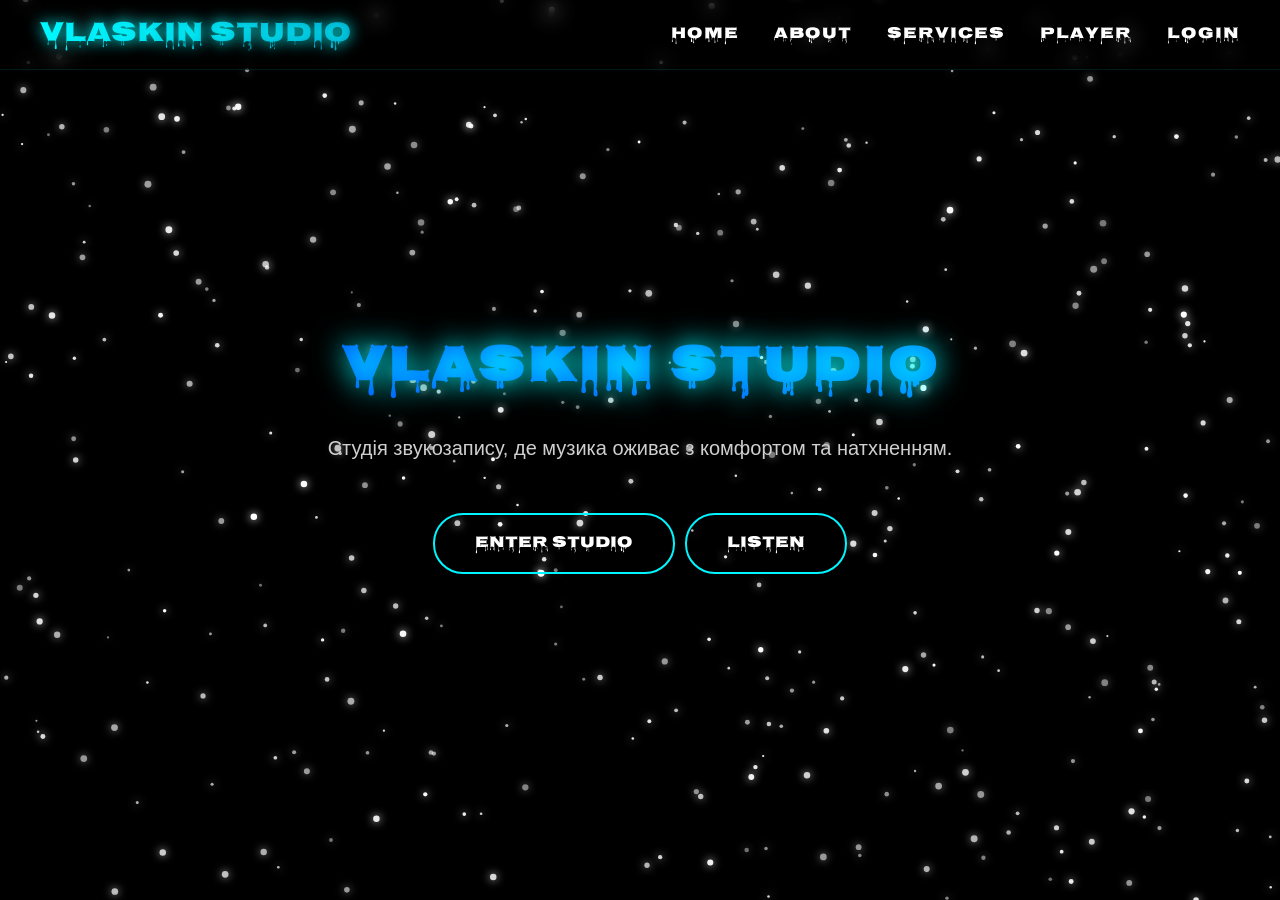
<file: index.html>
<!DOCTYPE html>
<html lang="uk">
<head>
  <meta charset="UTF-8" />
  <meta name="viewport" content="width=device-width, initial-scale=1.0" />
  <title>VLASKIN Studio</title>
<link href="https://fonts.googleapis.com/css2?family=Nosifer&display=swap" rel="stylesheet">
  <link rel="stylesheet" href="./style.css">
</head>
<body>

  <header>
    <div class="logo">VLASKIN Studio</div>
    <nav>
      <ul>
       <li><a href="index.html" class="active">Home</a></li>
        <li><a href="about.html">About</a></li>
        <li><a href="services.html">Services</a></li>
        <li><a href="player.html">Player</a></li>
        <li><a href="login.html">Login</a></li>
      </ul>
    </nav>
  </header>

  <section class="hero">
    <canvas id="particles"></canvas>
    <h1>VLASKIN STUDIO</h1>
    <p>Студія звукозапису, де музика оживає з комфортом та натхненням.</p>
    <div class="buttons">
     <button class="btn" onclick="window.location.href='services.html'">Enter Studio</button>
  <button class="btn" onclick="window.location.href='player.html'">Listen</button>
    </div>
  </section>

  <script>
    const canvas = document.getElementById("particles");
  const ctx = canvas.getContext("2d");

  let w, h;
  let snowflakes = [];

  function resize() {
    w = canvas.width = window.innerWidth;
    h = canvas.height = window.innerHeight;
  }

  window.addEventListener("resize", resize);
  resize();

 
  function createSnowflakes(count = 400) {
    snowflakes = [];
    for (let i = 0; i < count; i++) {
      snowflakes.push({
        x: Math.random() * w,
        y: Math.random() * h,
        r: Math.random() * 2.5 + 1,
        speed: Math.random() * 1.5 + 0.5,
        opacity: Math.random() * 0.6 + 0.4
      });
    }
  }

  createSnowflakes();

  function drawSnow() {
    ctx.clearRect(0, 0, w, h);

    snowflakes.forEach(flake => {
      ctx.beginPath();
      ctx.arc(flake.x, flake.y, flake.r, 0, Math.PI * 2);
      ctx.fillStyle = `rgba(255, 255, 255, ${flake.opacity})`;
      ctx.shadowColor = "#ffffff";
      ctx.shadowBlur = 8;
      ctx.fill();

      flake.y += flake.speed;

     
      if (flake.y > h) {
        flake.y = -10;
        flake.x = Math.random() * w;
      }
    });

    requestAnimationFrame(drawSnow);
  }

  drawSnow();
  </script>
</body>
</html>
</file>
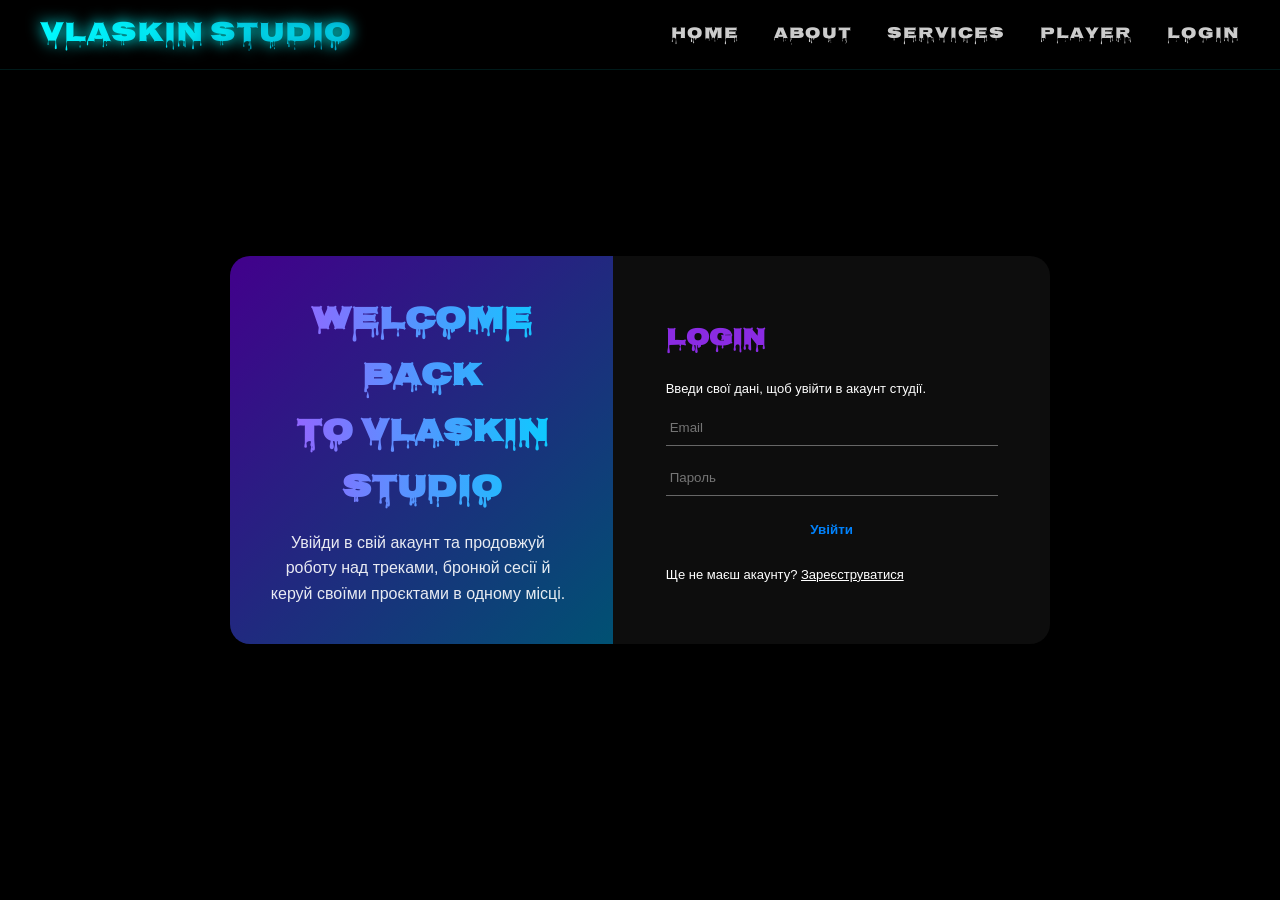
<file: login.html>
<!DOCTYPE html>
<html lang="en">
<head>
    <meta charset="UTF-8">
    <meta name="viewport" content="width=device-width, initial-scale=1.0">
    <title>VLASKIN Studio-login</title>
    <link href="https://fonts.googleapis.com/css2?family=Nosifer&display=swap" rel="stylesheet">
<link rel="stylesheet" href="./style.css">
</head>
<body>
     <header class="site-header">
    <div class="logo">VLASKIN STUDIO</div>

    <nav class="top-menu">
      <ul>
        <li><a href="index.html">HOME</a></li>
        <li><a href="about.html">ABOUT</a></li>
        <li><a href="services.html">SERVICES</a></li>
        <li><a href="player.html">PLAYER</a></li>
        <li><a href="login.html" class="active">LOGIN</a></li>
      </ul>
    </nav>
  </header>
    <main class="auth-page">
    <div class="auth-card glass-card">
    <div class="auth-left">
        <div>
          <h1>WELCOME BACK<br>TO VLASKIN STUDIO</h1>
          <p class="muted">
            Увійди в свій акаунт та продовжуй роботу над треками, 
            бронюй сесії й керуй своїми проєктами в одному місці.
          </p>
        </div>
      </div>
       <div class="auth-right">
       <form class="form" action="php/login.php" method="POST">
          <h2>Login</h2>
          <p class="muted">Введи свої дані, щоб увійти в акаунт студії.</p>
    
          <input
            class="input"
            type="email"
            name="email"
            placeholder="Email"
            required
          >

          <input
            class="input"
            type="password"
            name="password"
            placeholder="Пароль"
            required
          >

          <button class="btn-full" type="submit">Увійти</button>

          <p class="muted" style="font-size: 13px; margin-top: 4px;">
            Ще не маєш акаунту?
            <a href="register.html" style="color: var(--c1); text-decoration: underline;">
              Зареєструватися
            </a>
          </p>
        </form>
      </div>
    </div>
  </main>
   <script>
    document.getElementById('loginForm').addEventListener('submit', function (e) {
      e.preventDefault();
      alert('Логін поки що демо. Тут пізніше буде справжня авторизація 😉');
    });
  </script>
</body>
</html>
</file>
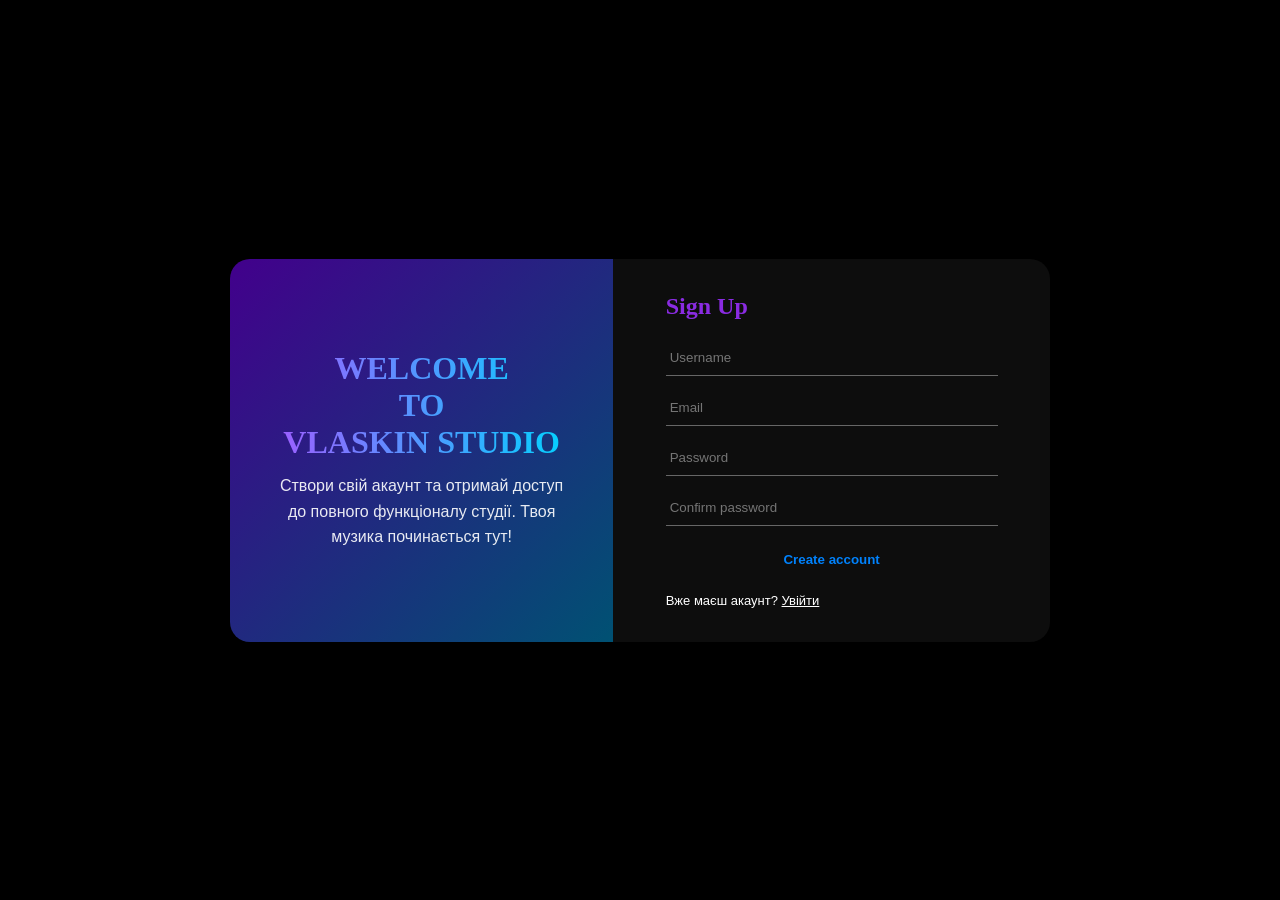
<file: register.html>
<!DOCTYPE html>
<html lang="en">
<head>
    <meta charset="UTF-8">
    <meta name="viewport" content="width=device-width, initial-scale=1.0">
    <title>Vlaskin Studio-register</title>
    <link rel="stylesheet" href="./style.css">
</head>
<body>
    <div class="auth-page">
    <div class="auth-card">
        <div class="auth-left">
            <div>
                <h1>WELCOME<br>TO<br>VLASKIN STUDIO</h1>
                <p>
                    Створи свій акаунт та отримай доступ до повного функціоналу студії.
                    Твоя музика починається тут!
                </p>
            </div>
        </div>
        <div class="auth-right">
       <form class="form" action="php/register.php" method="POST">
                <h2>Sign Up</h2>
                <input type="text" class="input" placeholder="Username" required>
                <input type="email" class="input" placeholder="Email" required>
                <input type="password" class="input" placeholder="Password" required>
                <input type="password" class="input" placeholder="Confirm password" required>
                <button type="submit" class="btn-full">Create account</button>
                <p>Вже маєш акаунт? <a href="login.html">Увійти</a></p>
            </form>
        </div>
    </div>
</div>
</body>
</html>
</file>
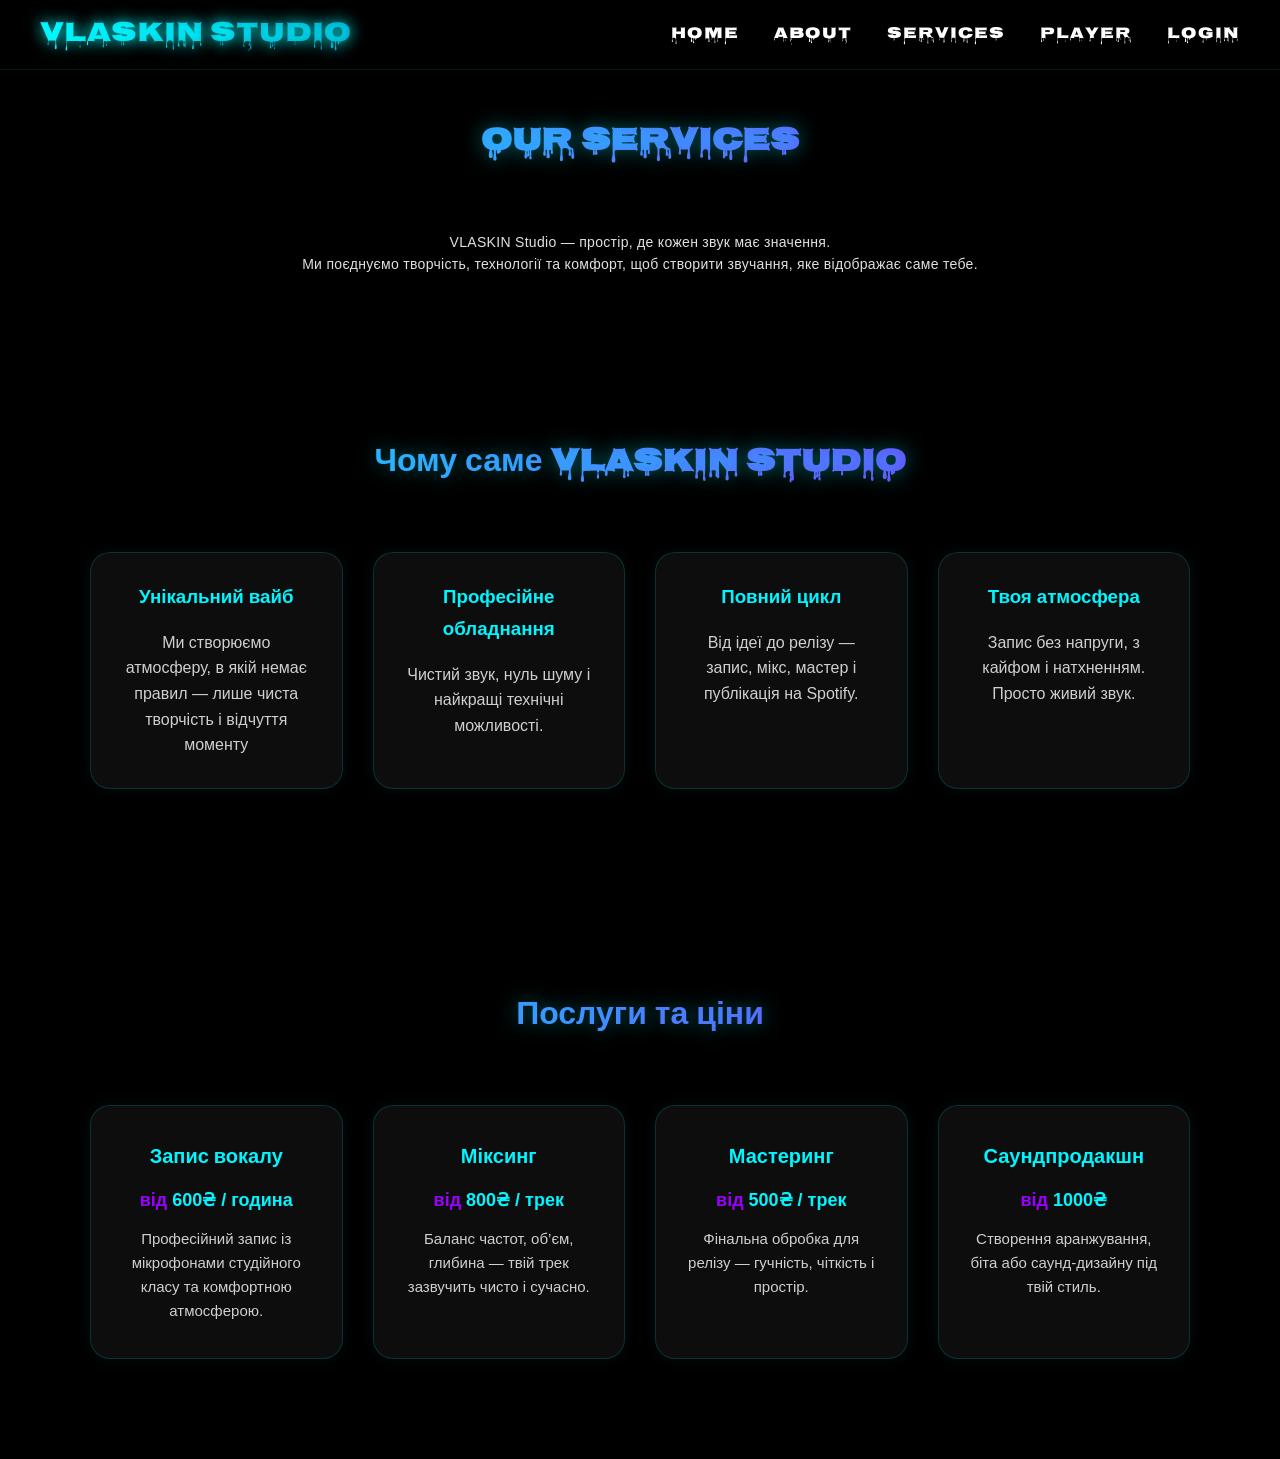
<file: services.html>
<!DOCTYPE html>
<html lang="en">
<head>
    <meta charset="UTF-8">
    <meta name="viewport" content="width=device-width, initial-scale=1.0">
    <title>VLASKIN Studio</title>
   <link href="https://fonts.googleapis.com/css2?family=Nosifer&display=swap" rel="stylesheet">
  <link rel="stylesheet" href="./style.css">
</head>
<body>
     <header>
    <div class="logo">VLASKIN Studio</div>
    <nav>
      <ul>
        <li><a href="index.html" class="active">Home</a></li>
        <li><a href="about.html">About</a></li>
        <li><a href="services.html">Services</a></li>
        <li><a href="player.html">Player</a></li>
        <li><a href="contact.html">Login</a></li>
      </ul>
    </nav>
  </header>

    <section class="services-intro">
    <h1 class="section-title neon-text">Our Services</h1>
     <p class="subtitle">
    VLASKIN Studio — простір, де кожен звук має значення.<br>
    Ми поєднуємо творчість, технології та комфорт, щоб створити звучання, яке відображає саме тебе.
    </p>
</section>

    <section class="advantages">
  <h2 class="section-title neon-text">Чому саме VLASKIN Studio</h2>
  <div class="advantages-grid">
    <div class="adv-card">
      <h3> Унікальний вайб</h3>
      <p>Ми створюємо атмосферу, в якій немає правил — лише чиста творчість і відчуття моменту</p>
    </div>
    <div class="adv-card">
      <h3> Професійне обладнання</h3>
      <p>Чистий звук, нуль шуму і найкращі технічні можливості.</p>
    </div>
    <div class="adv-card">
      <h3> Повний цикл</h3>
      <p>Від ідеї до релізу — запис, мікс, мастер і публікація на Spotify.</p>
    </div>
    <div class="adv-card">
      <h3> Твоя атмосфера</h3>
      <p>Запис без напруги, з кайфом і натхненням. Просто живий звук.</p>
    </div>
  </div>
</section>

<section class="pricing">
  <h2 class="section-title neon-text">Послуги та ціни</h2>
  <div class="pricing-grid">
    <div class="price-card">
      <h3> Запис вокалу</h3>
      <p class="price">від <span>600₴ / година</span></p>
      <p>Професійний запис із мікрофонами студійного класу та комфортною атмосферою.</p>
    </div>

    <div class="price-card">
      <h3> Міксинг</h3>
      <p class="price">від <span>800₴ / трек</span></p>
      <p>Баланс частот, об’єм, глибина — твій трек зазвучить чисто і сучасно.</p>
    </div>

    <div class="price-card">
      <h3> Мастеринг</h3>
      <p class="price">від <span>500₴ / трек</span></p>
      <p>Фінальна обробка для релізу — гучність, чіткість і простір.</p>
    </div>

    <div class="price-card">
      <h3>Саундпродакшн</h3>
      <p class="price">від <span>1000₴</span></p>
      <p>Створення аранжування, біта або саунд-дизайну під твій стиль.</p>
    </div>
  </div>
</section>

</body>
</html>
</file>
<file: style.css>
* { 
    margin: 0; 
    padding: 0; 
    box-sizing: border-box; 
}

body {
      background: #000;
      color: #fff;
      font-family: 'Montserrat', sans-serif;
     overflow-y: auto;
    }

header {
      position: fixed;
      top: 0;
      width: 100%;
      display: flex;
      justify-content: space-between;
      align-items: center;
      padding: 10px 40px;
      background: rgba(0, 0, 0, 0.3);
      backdrop-filter: blur(10px);
      border-bottom: 1px solid rgba(0, 255, 255, 0.1);
      z-index: 1000;
    }

 .logo {
    font-family: "Nosifer", sans-serif;
      font-size: 28px;
      background: linear-gradient(90deg, #00f5ff, #00c3ffbd);
      -webkit-background-clip: text;
      -webkit-text-fill-color: transparent;
      text-shadow: 0 0 15px #00ffff;
      animation: glow 3s infinite alternate;
    }
/*menu*/
nav ul {
      display: flex;
      list-style: none;
      gap: 35px;
      font-family: "Nosifer", sans-serif;
    }
 nav ul li a {
      color: #fff;
      text-decoration: none;
      font-weight: 500;
      letter-spacing: 1px;
      transition: 0.3s;
    }
  nav ul li a:hover {
      color: #00f5ff;
      text-shadow: 0 0 10px #00ffff;
    }

.hero {
      height: 100vh;
      display: flex;
      flex-direction: column;
      justify-content: center;
      align-items: center;
      text-align: center;
      position: relative;
      overflow: hidden;
    }

 canvas {
     position: absolute;
  inset: 0;
  width: 100%;
  height: 100%;
  background: #000;
  z-index: -1;
 }

 .hero h1 {
     font-family: "Nosifer", sans-serif;
      font-size: 50px;
      letter-spacing: 3px;
      background: linear-gradient(90deg, #0051ff, #0077ff);
      -webkit-background-clip: text;
      -webkit-text-fill-color: transparent;
      text-shadow: 0 0 30px #00ffff;
      animation: pulse 2s infinite alternate;
    }

     @keyframes pulse {
      from { text-shadow: 0 0 15px #00ffff; }
      to { text-shadow: 0 0 35px #00ffff; }
    }

     .hero p {
      margin-top: 20px;
      font-size: 20px;
      max-width: 700px;
      color: #cfcfcf;
      line-height: 1.5;
      animation: fadeIn 3s ease forwards;
    }

     @keyframes fadeIn {
      from { opacity: 0; transform: translateY(20px); }
      to { opacity: 1; transform: translateY(0); }
    }

    .buttons {
      margin-top: 50px;
      display: flex;
      gap: 10px;
      font-family: "Nosifer", sans-serif;
    }

    .btn {
      padding: 15px 40px;
      border: 2px solid #00f5ff;
      border-radius: 30px;
      background: transparent;
      color: #fff;
      cursor: pointer;
      font-size: 16px;
      transition: 0.4s;
      font-family: "Nosifer", sans-serif;
    }

    .btn:hover {
      background: linear-gradient(90deg, #00f5ff, #00f7ff7e);
      box-shadow: 0 0 25px #00f5ff;
      transform: scale(1.05);
      
    }

    /*About*/

 .about-section {
      display: flex;
      align-items: center;
      justify-content: space-between;
      min-height: 100vh;
      padding: 160px 10%;
      position: relative;
    }

    .about-text {
      width: 50%;
      z-index: 2;
    }

.about-text h1 {
      font-family: 'Orbitron', sans-serif;
      font-size: 50px;
      background: linear-gradient(90deg, #00f5ff, #9b00ff);
      -webkit-background-clip: text;
      -webkit-text-fill-color: transparent;
      text-shadow: 0 0 25px #00ffff;
    }

    .about-text p {
      margin-top: 25px;
      font-size: 18px;
      line-height: 1.7;
      color: #cfcfcf;
      max-width: 500px;
    }

    .about-photo {
      width: 45%;
      position: relative;
    }

    .about-photo::before {
      content: "";
      position: absolute;
      top: -80px;
      left: -80px;
      width: 400px;
      height: 400px;
      background: radial-gradient(circle, rgba(0,245,255,0.15), transparent 70%);
      filter: blur(90px);
      animation: floatGlow 6s ease-in-out infinite alternate;
    }

    .about-photo img {
      width: 100%;
      border-radius: 20px;
      box-shadow: 0 0 40px rgba(155,0,255,0.4);
    }

     @keyframes floatGlow {
      from { transform: translateY(0); opacity: 0.8; }
      to { transform: translateY(20px); opacity: 1; }
    }

    .about-values {
      display: flex;
      justify-content: center;
      gap: 80px;
      text-align: center;
      padding-bottom: 100px;
    }

    .value-box {
      background: rgba(255,255,255,0.05);
      border: 1px solid rgba(0,255,255,0.1);
      border-radius: 15px;
      padding: 40px;
      width: 250px;
      box-shadow: 0 0 20px rgba(0,255,255,0.1);
      transition: 0.3s;
    }

    .value-box:hover {
      box-shadow: 0 0 35px rgba(155,0,255,0.6);
      transform: scale(1.05);
    }

    .value-box h3 {
       font-family: "Nosifer", sans-serif;
      color: #00f5ff;
      margin-bottom: 10px;
    }

    .value-box p {
      font-size: 14px;
      color: #cfcfcf;
      line-height: 1.6;
    }

    footer {
      text-align: center;
      padding: 20px;
      color: #999;
      font-size: 14px;
    }

       /*service*/
.services-intro {
    text-align: center;
    padding: 80px 20px 40px;
      margin-top: 35px;
}
  
  .subtitle{
     color: #e0e0e0; 
  font-size: 14px;
  line-height: 1.6;
  max-width: 800px;
  margin: 20px auto;

  letter-spacing: 0.3px;
  }

  .advantages {
  text-align: center;
  padding: 100px 20px;
  color: #e0e0e0;
}

.section-title {
  font-family: "Nosifer", sans-serif;
  font-size: 32px;
  margin-bottom: 60px;
  background: linear-gradient(90deg, #00f5ff, #9b00ff);
  -webkit-background-clip: text;
  -webkit-text-fill-color: transparent;
  text-shadow: 0 0 20px rgba(0, 245, 255, 0.4);
}

.advantages-grid {
  display: grid;
  grid-template-columns: repeat(auto-fit, minmax(250px, 1fr));
  gap: 30px;
  max-width: 1100px;
  margin: 0 auto;
}

.adv-card {
  background: rgba(255, 255, 255, 0.05);
  border: 1px solid rgba(0, 255, 255, 0.15);
  border-radius: 20px;
  padding: 30px;
  transition: 0.4s;
  box-shadow: 0 0 15px rgba(0, 245, 255, 0.05);
}

.adv-card h3 {
  font-family: "Nosifer", sans-serif;
  color: #00f5ff;
  margin-bottom: 15px;
}

.adv-card p {
  color: #cfcfcf;
  font-size: 16px;
  line-height: 1.6;
}

.adv-card:hover {
  transform: translateY(-6px);
  box-shadow: 0 0 25px rgba(155, 0, 255, 0.5);
  border-color: rgba(155, 0, 255, 0.3);
}

.pricing {
  text-align: center;
  padding: 100px 20px;
  color: #e0e0e0;
}

.pricing-grid {
  display: grid;
  grid-template-columns: repeat(auto-fit, minmax(250px, 1fr));
  gap: 30px;
  max-width: 1100px;
  margin: 0 auto;
}

.price-card {
  background: rgba(255, 255, 255, 0.05);
  border: 1px solid rgba(0, 255, 255, 0.15);
  border-radius: 20px;
  padding: 35px 25px;
  transition: 0.4s;
  box-shadow: 0 0 15px rgba(0, 245, 255, 0.05);
}

.price-card:hover {
  transform: translateY(-6px);
  box-shadow: 0 0 25px rgba(155, 0, 255, 0.5);
  border-color: rgba(155, 0, 255, 0.3);
}

.price-card h3 {
  font-family: "Nosifer", sans-serif;
  color: #00f5ff;
  margin-bottom: 10px;
  font-size: 20px;
}

.price-card .price {
  font-size: 18px;
  color: #9b00ff;
  font-weight: bold;
  margin-bottom: 12px;
}

.price-card .price span {
  color: #00f5ff;
}

.price-card p {
  font-size: 15px;
  color: #cfcfcf;
  line-height: 1.6;
}

 /*player*/
 .player-header {
  text-align: center;
  margin-top: 100px;
}

.player-header h2 {
  font-family: 'Nosifer', cursive;
  background: linear-gradient(90deg, #00f5ff, #0078ff);
  -webkit-background-clip: text;
  -webkit-text-fill-color: transparent;
  font-size: 40px;
  margin-bottom: 15px;
}

.player-header p {
  color: #dcdcdc;
  max-width: 850px;
  margin: 0 auto;
  line-height: 1.6;
}

.order{
  margin-top:22px;
  padding:20px;
  display:grid;
  gap:12px;
}
.order-container{
    width: min(900px, 95vw);
    margin: 40px auto 0;
    padding: 30px;
    border-radius: 24px;
    background: rgba(255,255,255,0.05);
    border: 1px solid rgba(255,255,255,0.12);
    backdrop-filter: blur(14px);
    box-shadow: 0 0 25px rgba(0,255,255,0.25);
}

.order-title{
    font-family: "Nosifer", cursive;
    font-size: 32px;
    margin-bottom: 20px;
    text-align: center;
    background: linear-gradient(90deg, var(--c1), var(--c2));
    -webkit-background-clip: text;
    -webkit-text-fill-color: transparent;
}

.order-form{
    display: flex;
    flex-direction: column;
    gap: 18px;
}

.form-row{
    display: grid;
    grid-template-columns: 1fr 1fr;
    gap: 20px;
}

.form-field{
    display: flex;
    flex-direction: column;
    gap: 6px;
}

.form-field label{
    font-size: 14px;
    opacity: .85;
}

.form-field input,
.form-field select,
.form-field textarea{
    width: 100%;
    padding: 14px;
    border-radius: 12px;
    border: 1px solid rgba(255, 255, 255, 0.726);
    background: rgba(255,255,255,0.08);
    color: #8b8b8b;
    font-size: 15px;
    outline: none;
    transition: .3s;
}

.form-field input:focus,
.form-field select:focus,
.form-field textarea:focus{
    border-color: var(--c1);
    box-shadow: 0 0 12px var(--c1);
}

textarea{
    min-height: 120px;
    resize: vertical;
}

.order-btn{
    margin-top: 10px;
    align-self: center;
    padding: 14px 30px;
    font-size: 18px;
    border-radius: 14px;
    border: none;
    cursor: pointer;
    background: linear-gradient(90deg, var(--c1), var(--c2));
    color: rgb(5, 142, 255);
    font-weight: 700;
    transition: .3s;
}

.order-btn:hover{
    transform: scale(1.05);
    box-shadow: 0 0 18px var(--c1);
}


@media (max-width: 768px){
    .form-row{
        grid-template-columns: 1fr;
    }

    .order-title{
        font-size: 26px;
    }
}

.auth-page {
    height: 100vh;
    display: flex;
    align-items: center;
    justify-content: center;
    padding: 16px;
}

.auth-card {
    width: min(820px, 94vw);
    height: auto;
    display: flex;
    overflow: hidden;
    border-radius: 20px;
    background: var(--glass);
    border: 1px solid var(--border);
    backdrop-filter: blur(18px);
    box-shadow: 0 20px 60px rgba(0,0,0,.45);
}


.auth-left {
    flex: 1;
    padding: 38px;
    display: flex;
    align-items: center;
    justify-content: center;
    background: linear-gradient(
        135deg,
        rgba(120, 0, 255, .55),
        rgba(0, 180, 255, .45)
    );
}

.auth-left h1 {
    font-family: "Nosifer", cursive;
    font-size: 32px;
    margin-bottom: 12px;
    background: linear-gradient(90deg, #a05cff, #00d4ff);
    -webkit-background-clip: text;
    -webkit-text-fill-color: transparent;
    text-align: center;
}

.auth-left p {
    opacity: .9;
    max-width: 300px;
    line-height: 1.6;
    text-align: center;
}


.auth-right {
    flex: 1.2;
    padding: 34px;
    display: flex;
    align-items: center;
    justify-content: center;
    background: rgba(255,255,255,0.05);
    border-left: 1px solid var(--border);
}

.form {
    width: 90%;
    max-width: 360px;
    display: flex;
    flex-direction: column;
    gap: 14px;
}

.form h2 {
    margin: 0 0 6px;
    font-family: "Nosifer", cursive;
    background-color: blueviolet;
    -webkit-background-clip: text;
    -webkit-text-fill-color: transparent;
}

.input {
    background: transparent;
    border: none;
    border-bottom: 1px solid #666;
    padding: 10px 4px;
    color: #fff;
    outline: none;
    transition: .25s;
}

.input:focus {
    border-bottom-color: var(--c1);
    box-shadow: 0 3px 8px rgba(0,255,255,0.25);
}


.btn-full {
    padding: 12px 14px;
    border-radius: 12px;
    border: 1px solid var(--border);
    background: linear-gradient(90deg, var(--c1), var(--c2));
    color: rgb(1, 130, 252);
    font-weight: 700;
    cursor: pointer;
    transition: .3s;
}

.btn-full:hover {
    transform: scale(1.03);
    box-shadow: 0 0 18px rgba(0,255,255,0.6);
}


.auth-right p {
    font-size: 13px;
}


.auth-right a {
    color: var(--c1);
}



@media (max-width: 768px) {

    .auth-card {
        flex-direction: column;
        width: 92vw;
    }

    .auth-left {
        padding: 28px;
    }

    .auth-left h1 {
        font-size: 26px;
    }

    .auth-right {
        padding: 28px;
        border-left: none;
        border-top: 1px solid var(--border);
    }
}

@media (max-width: 480px) {

    .auth-left h1 {
        font-size: 22px;
    }

    .input {
        font-size: 14px;
    }

    .btn-full {
        font-size: 14px;
        padding: 10px;
    }
}

.top-menu a {
    color: #fff;
    text-shadow: none;
    opacity: .8;
    transition: .25s;
}


.top-menu a:hover,
.top-menu a.active {
    color: var(--c1); 
    text-shadow: 0 0 12px var(--c1);
}
</file>
